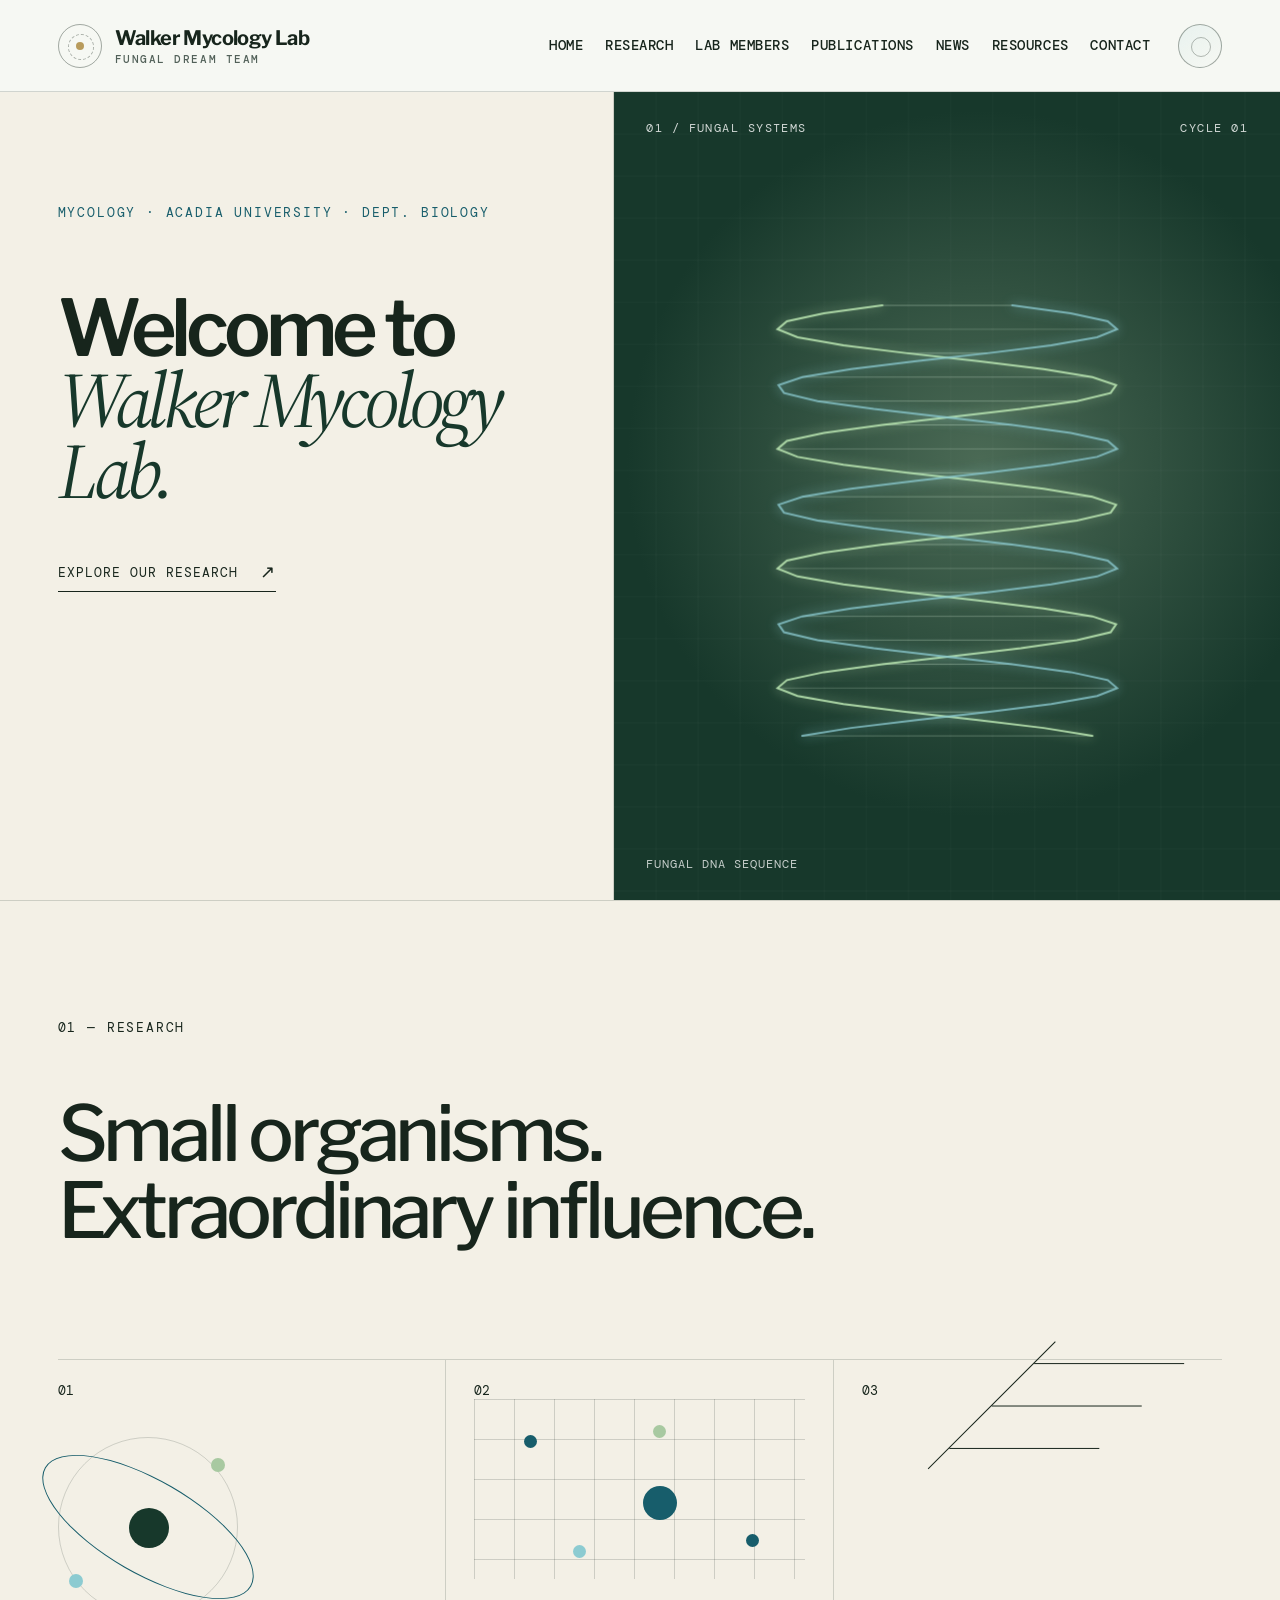
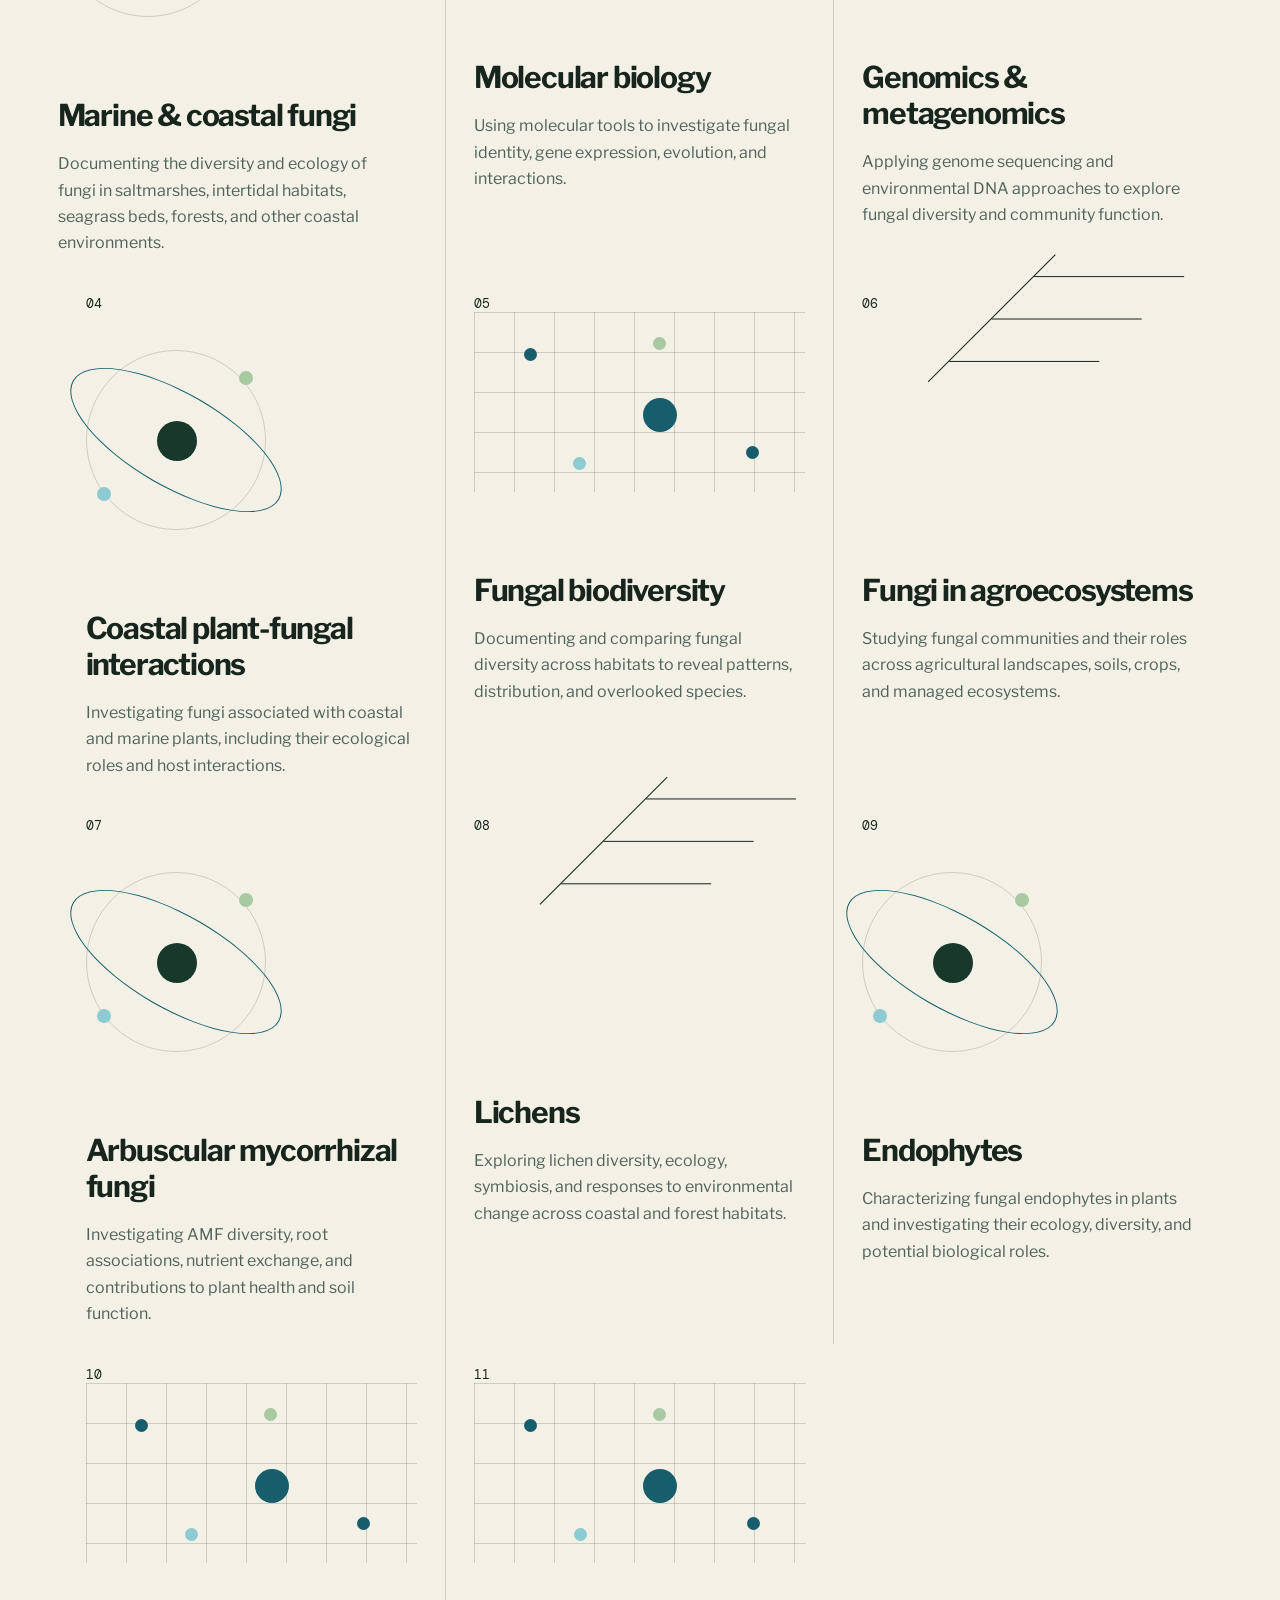
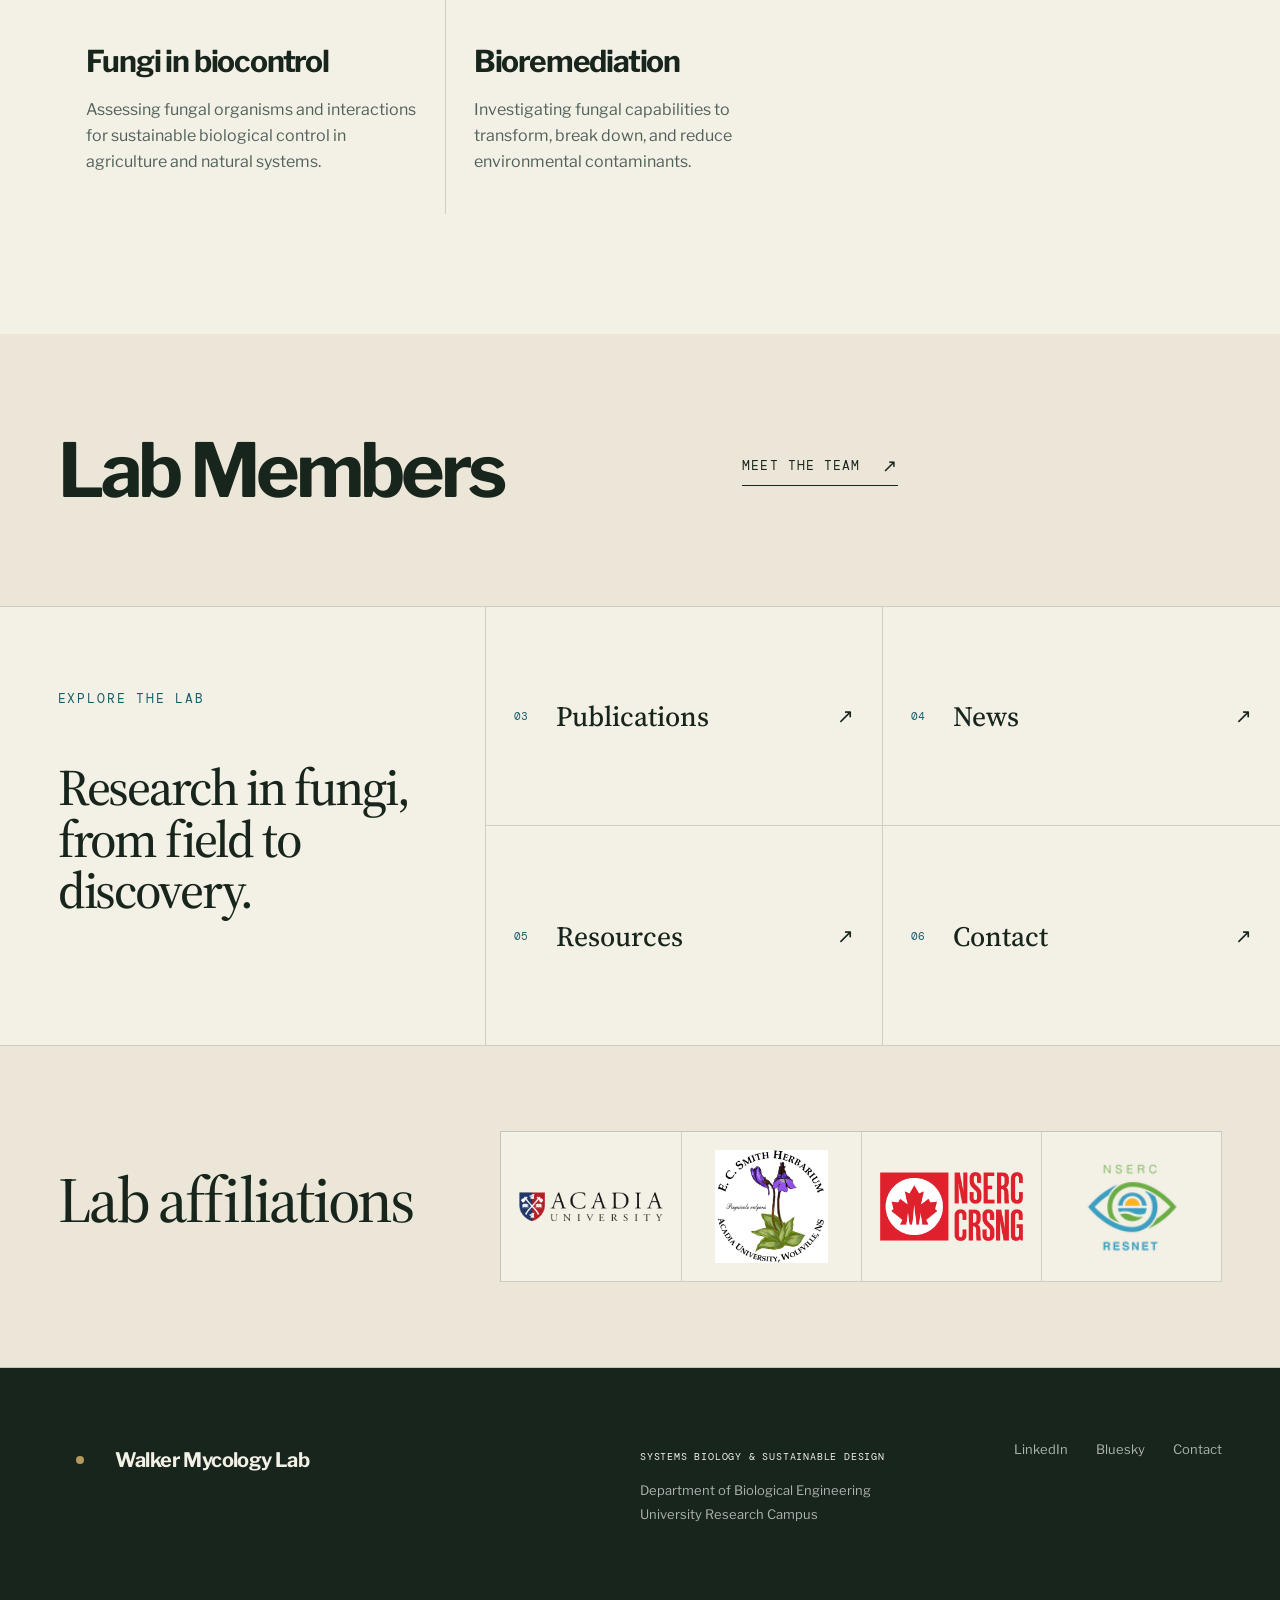
<file: index.html>
<!doctype html>
<html lang="en">
<head>
  <meta charset="utf-8">
  <meta name="viewport" content="width=device-width, initial-scale=1">
  <meta name="theme-color" content="#071b14">
  <meta name="description" content="Walker Mycology Lab studies fungi to understand and advance human and environmental health.">
  <title>Walker Mycology Lab</title>
  <link rel="preconnect" href="https://fonts.googleapis.com">
  <link rel="preconnect" href="https://fonts.gstatic.com" crossorigin>
  <link href="https://fonts.googleapis.com/css2?family=DM+Mono:wght@400;500&family=Libre+Franklin:wght@400;500;600;700&family=Source+Serif+4:opsz,wght@8..60,400;8..60,500;8..60,600&display=swap" rel="stylesheet">
  <link rel="stylesheet" href="styles.css">
</head>
<body>
  <header class="site-header" id="top">
    <a class="brand" href="#top" aria-label="Walker Mycology Lab home">
      <span class="logo-placeholder lab-logo" aria-label="Walker Mycology Lab logo placeholder"></span>
      <span class="brand-copy"><strong>Walker Mycology Lab</strong><small>Fungal Dream Team</small></span>
    </a>
    <nav class="main-nav" aria-label="Main navigation">
      <a href="#home">Home</a>
      <a href="#research">Research</a>
      <a href="#people">Lab Members</a>
      <a href="#publications">Publications</a>
      <a href="#news">News</a>
      <a href="#resources">Resources</a>
      <a href="#contact">Contact</a>
    </nav>
    <div class="logo-placeholder university-logo" aria-label="University logo placeholder"></div>
    <button class="menu-button" type="button" aria-label="Open menu" aria-expanded="false">
      <span></span><span></span>
    </button>
  </header>

  <main>
    <section class="hero" aria-labelledby="hero-title">
      <div class="hero-copy">
        <p class="eyebrow reveal">Mycology · Acadia University · Dept. Biology</p>
        <h1 id="hero-title" class="reveal">Welcome to<br><em>Walker Mycology Lab.</em></h1>
        <a class="text-link reveal" href="#research">Explore our research <span>↗</span></a>
      </div>
      <div class="system-panel reveal" aria-label="Interactive fungal DNA visualization">
        <div class="panel-label"><span>01 / Fungal systems</span><span id="cycle-count">Cycle 01</span></div>
        <canvas id="cellCanvas"></canvas>
        <div class="interaction-hint">Fungal DNA sequence</div>
      </div>
    </section>

    <section class="section-view" id="section-view" aria-live="polite" hidden>
      <button class="section-close" type="button" aria-label="Return to home">← <span>Home</span></button>
      <div id="section-view-content"></div>
    </section>

    <section class="manifesto" id="research">
      <p class="section-index">01 — Research</p>
      <h2>Small organisms.<br>Extraordinary influence.</h2>
      <div class="approach-grid">
        <article>
          <span>01</span>
          <div class="line-art orbit" aria-hidden="true"><i></i><i></i><i></i></div>
          <h3>Marine & coastal fungi</h3>
          <p>Documenting the diversity and ecology of fungi in saltmarshes, intertidal habitats, seagrass beds, forests, and other coastal environments.</p>
        </article>
        <article>
          <span>02</span>
          <div class="line-art network" aria-hidden="true"><i></i><i></i><i></i><i></i><i></i></div>
          <h3>Molecular biology</h3>
          <p>Using molecular tools to investigate fungal identity, gene expression, evolution, and interactions.</p>
        </article>
        <article>
          <span>03</span>
          <div class="line-art branches" aria-hidden="true"><i></i><i></i><i></i></div>
          <h3>Genomics & metagenomics</h3>
          <p>Applying genome sequencing and environmental DNA approaches to explore fungal diversity and community function.</p>
        </article>
        <article>
          <span>04</span>
          <div class="line-art orbit" aria-hidden="true"><i></i><i></i><i></i></div>
          <h3>Coastal plant-fungal interactions</h3>
          <p>Investigating fungi associated with coastal and marine plants, including their ecological roles and host interactions.</p>
        </article>
        <article>
          <span>05</span>
          <div class="line-art network" aria-hidden="true"><i></i><i></i><i></i><i></i><i></i></div>
          <h3>Fungal biodiversity</h3>
          <p>Documenting and comparing fungal diversity across habitats to reveal patterns, distribution, and overlooked species.</p>
        </article>
        <article>
          <span>06</span>
          <div class="line-art branches" aria-hidden="true"><i></i><i></i><i></i></div>
          <h3>Fungi in agroecosystems</h3>
          <p>Studying fungal communities and their roles across agricultural landscapes, soils, crops, and managed ecosystems.</p>
        </article>
        <article>
          <span>07</span>
          <div class="line-art orbit" aria-hidden="true"><i></i><i></i><i></i></div>
          <h3>Arbuscular mycorrhizal fungi</h3>
          <p>Investigating AMF diversity, root associations, nutrient exchange, and contributions to plant health and soil function.</p>
        </article>
        <article>
          <span>08</span>
          <div class="line-art branches" aria-hidden="true"><i></i><i></i><i></i></div>
          <h3>Lichens</h3>
          <p>Exploring lichen diversity, ecology, symbiosis, and responses to environmental change across coastal and forest habitats.</p>
        </article>
        <article>
          <span>09</span>
          <div class="line-art orbit" aria-hidden="true"><i></i><i></i><i></i></div>
          <h3>Endophytes</h3>
          <p>Characterizing fungal endophytes in plants and investigating their ecology, diversity, and potential biological roles.</p>
        </article>
        <article>
          <span>10</span>
          <div class="line-art network" aria-hidden="true"><i></i><i></i><i></i><i></i><i></i></div>
          <h3>Fungi in biocontrol</h3>
          <p>Assessing fungal organisms and interactions for sustainable biological control in agriculture and natural systems.</p>
        </article>
        <article>
          <span>11</span>
          <div class="line-art network" aria-hidden="true"><i></i><i></i><i></i><i></i><i></i></div>
          <h3>Bioremediation</h3>
          <p>Investigating fungal capabilities to transform, break down, and reduce environmental contaminants.</p>
        </article>
      </div>
    </section>

    <section class="people-section" id="people">
      <div>
        <h2>Lab Members</h2>
      </div>
      <div class="people-content">
        <a class="text-link" href="#people">Meet the team <span>↗</span></a>
      </div>
    </section>

    <section class="home-directory" aria-labelledby="directory-title">
      <div class="directory-heading">
        <p class="section-index">Explore the lab</p>
        <h2 id="directory-title">Research in fungi,<br>from field to discovery.</h2>
      </div>
      <nav class="directory-links" aria-label="Lab sections">
        <a href="#publications"><span>03</span><strong>Publications</strong><em>↗</em></a>
        <a href="#news"><span>04</span><strong>News</strong><em>↗</em></a>
        <a href="#resources"><span>05</span><strong>Resources</strong><em>↗</em></a>
        <a href="#contact"><span>06</span><strong>Contact</strong><em>↗</em></a>
      </nav>
    </section>

    <section class="lab-affiliations" aria-labelledby="affiliations-title">
      <div>
        <h2 id="affiliations-title">Lab affiliations</h2>
      </div>
      <div class="affiliation-list">
        <label class="affiliation-slot has-image">
          <input type="file" accept="image/*" aria-label="Add affiliation image 1">
          <span class="affiliation-upload">Add affiliation image</span>
          <img src="uploads/acadia-university.png" alt="Acadia University">
        </label>
        <label class="affiliation-slot has-image">
          <input type="file" accept="image/*" aria-label="Add affiliation image 2">
          <span class="affiliation-upload">Add affiliation image</span>
          <img src="uploads/ec-smith-herbarium.webp" alt="E. C. Smith Herbarium">
        </label>
        <label class="affiliation-slot has-image">
          <input type="file" accept="image/*" aria-label="Add affiliation image 3">
          <span class="affiliation-upload">Add affiliation image</span>
          <img src="uploads/nserc.png" alt="NSERC">
        </label>
        <label class="affiliation-slot has-image">
          <input type="file" accept="image/*" aria-label="Add affiliation image 4">
          <span class="affiliation-upload">Add affiliation image</span>
          <img src="uploads/resnet.webp" alt="ResNet">
        </label>
      </div>
    </section>
  </main>

  <footer>
    <a class="brand footer-brand" href="#top"><span class="logo-placeholder lab-logo" aria-hidden="true"></span><span>Walker Mycology Lab</span></a>
    <div>
      <p>Systems Biology &amp; Sustainable Design</p>
      <p>Department of Biological Engineering<br>University Research Campus</p>
    </div>
    <div class="footer-links">
      <a href="#">LinkedIn</a>
      <a href="#">Bluesky</a>
      <a href="#">Contact</a>
    </div>
  </footer>
  <button class="site-editor-toggle" type="button" aria-controls="site-editor-toolbar" aria-expanded="false">Edit website text</button>
  <div class="site-editor-toolbar" id="site-editor-toolbar" hidden>
    <span>Editing mode</span>
    <button class="editor-save" type="button">Save changes</button>
    <span class="editor-save-status" role="status" aria-live="polite"></span>
    <button class="editor-reset" type="button">Reset text</button>
    <button class="editor-close" type="button">Done</button>
  </div>
  <script src="https://identity.netlify.com/v1/netlify-identity-widget.js"></script>
  <script>
    if (window.netlifyIdentity) {
      window.netlifyIdentity.init();
      window.netlifyIdentity.on("login", function () {
        window.location.href = "/admin/#/";
      });
      if (window.location.hash.indexOf("invite_token=") !== -1 ||
          window.location.hash.indexOf("recovery_token=") !== -1) {
        window.netlifyIdentity.on("init", function () {
          window.netlifyIdentity.open(window.location.hash.indexOf("invite_token=") !== -1 ? "signup" : "login");
        });
      }
    }
  </script>
  <script src="script.js?v=54"></script>
</body>
</html>
</file>
<file: styles.css>
:root {
  --ink: #17251c;
  --forest: #17382b;
  --green: #a8c9a1;
  --mint: #e6eadb;
  --ice: #eaf2f2;
  --blue: #8ccbd1;
  --blue-dark: #175d6b;
  --white: #f3f0e6;
  --paper: #ebe6d7;
  --brass: #b89b5c;
  --line: rgba(8, 26, 19, .16);
}

* { box-sizing: border-box; }
[hidden] { display: none !important; }
.site-editor-toggle,
.site-editor-toolbar { display: none !important; }
body.editing-enabled .site-editor-toggle { display: block !important; }
body.editing-enabled.editor-mode .site-editor-toolbar { display: flex !important; }
html { scroll-behavior: smooth; }
body { margin: 0; overflow-x: hidden; color: var(--ink); background: var(--white); font-family: "Libre Franklin", sans-serif; }
a { color: inherit; text-decoration: none; }

.site-header {
  height: 92px; display: flex; align-items: center; justify-content: space-between;
  padding: 0 4.5vw; border-bottom: 1px solid var(--line); background: rgba(247,249,245,.94);
  position: relative; z-index: 20;
}
.brand { display: flex; align-items: center; gap: 13px; font-size: 20px; font-weight: 700; letter-spacing: -.03em; }
.brand-copy { display: flex; flex-direction: column; gap: 2px; }
.brand-copy strong { font-size: inherit; font-weight: inherit; }
.brand-copy small { font-family: "DM Mono", monospace; font-size: 11px; font-weight: 500; letter-spacing: .14em; text-transform: uppercase; color: #526159; }
.lab-logo { border-color: rgba(23,93,107,.42); }
.lab-logo::before { background: var(--blue-dark); }
.lab-logo::after { border-color: rgba(23,93,107,.38); }
.university-logo { border-color: rgba(23,93,107,.42); background: linear-gradient(145deg, rgba(140,203,209,.12), transparent); }
.logo-placeholder { width: 44px; height: 44px; border-radius: 50%; border: 1px solid rgba(23,37,28,.38); flex: 0 0 auto; position: relative; }
.logo-placeholder::before, .logo-placeholder::after { content: ""; position: absolute; border-radius: 50%; }
.lab-logo::before { width: 8px; height: 8px; background: var(--brass); left: 17px; top: 17px; }
.lab-logo::after { width: 24px; height: 24px; border: 1px dashed rgba(23,37,28,.35); left: 9px; top: 9px; }
.university-logo::before { width: 18px; height: 18px; border: 1px solid rgba(23,37,28,.3); left: 12px; top: 12px; }
.brand-mark { width: 32px; height: 32px; position: relative; display: block; }
.brand-mark i { position: absolute; width: 7px; height: 7px; border-radius: 50%; background: var(--forest); }
.brand-mark i:nth-child(1) { left: 12px; top: 0; background: var(--green); }
.brand-mark i:nth-child(2) { right: 0; top: 13px; background: var(--blue-dark); }
.brand-mark i:nth-child(3) { left: 12px; bottom: 0; }
.brand-mark i:nth-child(4) { left: 0; top: 13px; background: var(--blue); }
.main-nav { display: flex; gap: clamp(18px, 1.7vw, 28px); margin-left: auto; margin-right: 28px; font-family: "DM Mono", monospace; font-size: 14px; font-weight: 500; white-space: nowrap; text-transform: uppercase; letter-spacing: .04em; }
.main-nav a { padding: 8px 0; border-bottom: 1px solid transparent; }
.main-nav a:hover { border-color: var(--ink); }
.menu-button { display: none; background: none; border: 0; width: 38px; height: 38px; }
.menu-button span { display: block; height: 1px; width: 24px; background: var(--ink); margin: 6px auto; }

.hero { min-height: calc(100vh - 92px); display: grid; grid-template-columns: 48% 52%; border-bottom: 1px solid var(--line); }
.section-view { min-height: calc(100vh - 92px); background: var(--white); padding: 38px 4.5vw 90px; }
.section-view[hidden] { display: none; }
.section-close { border: 0; border-bottom: 1px solid var(--ink); background: none; padding: 0 0 8px; color: var(--ink); font-family: "DM Mono", monospace; font-size: 11px; text-transform: uppercase; letter-spacing: .08em; cursor: pointer; }
.view-kicker { font-family: "DM Mono", monospace; font-size: 13px; text-transform: uppercase; letter-spacing: .12em; color: var(--blue-dark); }
.view-title { font-family: "Source Serif 4", Georgia, serif; font-size: clamp(62px, 8vw, 116px); font-weight: 500; line-height: .85; letter-spacing: -.045em; margin: 55px 0 70px; max-width: 1050px; }
.people-view .view-title { font-size: clamp(48px, 5vw, 72px); margin-bottom: 45px; }
.view-grid { display: grid; grid-template-columns: repeat(3, 1fr); border-top: 1px solid var(--line); }
.view-grid article { min-height: 280px; padding: 24px 30px 24px 0; border-right: 1px solid var(--line); }
.view-grid article:not(:first-child) { padding-left: 30px; }
.view-grid article:last-child { border-right: 0; }
.view-grid span, .view-row span { font-family: "DM Mono", monospace; font-size: 10px; text-transform: uppercase; letter-spacing: .08em; }
.view-grid h3 { font-size: 30px; letter-spacing: -.04em; margin: 95px 0 15px; }
.view-grid p, .view-row p { line-height: 1.65; color: #526159; }
.view-row { min-height: 130px; border-top: 1px solid var(--line); display: grid; grid-template-columns: 120px 1fr 80px; gap: 30px; align-items: start; padding: 24px 0; }
.view-row:last-child { border-bottom: 1px solid var(--line); }
.view-row h3 { margin: 0; font-size: 24px; }
.view-row strong { font-weight: 400; font-size: 18px; text-align: right; }
.members-directory { margin-top: 5px; }
.members-index { display: flex; align-items: center; gap: 7px; flex-wrap: wrap; }
.members-index button { min-height: 52px; border: 1px solid transparent; border-radius: 999px; background: transparent; color: var(--ink); padding: 12px 20px; display: flex; align-items: center; gap: 10px; text-align: left; font-family: "Libre Franklin", sans-serif; font-size: 18px; font-weight: 600; letter-spacing: -.01em; cursor: pointer; transition: background .2s, border-color .2s; }
.members-index button span { opacity: 0; width: 0; overflow: hidden; transition: opacity .2s, width .2s; }
.members-index button:hover span, .members-index button.active span { opacity: 1; width: 9px; }
.members-index button:hover { border-color: var(--line); }
.members-index button.active { background: var(--blue-dark); border-color: var(--blue-dark); color: var(--white); }
.members-roster { min-width: 0; margin-top: 55px; }
.members-roster-heading { min-height: 58px; display: flex; align-items: center; border-bottom: 1px solid var(--line); font-family: "Source Serif 4", Georgia, serif; font-size: 28px; font-weight: 500; }
.member-credential {
  width: fit-content;
  margin: -10px 0 16px;
  padding-bottom: 6px;
  border-bottom: 1px solid var(--blue);
  color: #111;
  font-family: "Libre Franklin", sans-serif;
  font-size: 11px;
  font-weight: 700;
  letter-spacing: .11em;
  text-transform: uppercase;
}
.former-staff-section { margin-top: 70px; }
.former-staff-section .members-roster-heading h2 { margin: 0; font-size: 28px; font-weight: 500; }
.former-staff-section .members-roster-grid { margin-top: 28px; }
.members-roster-grid { display: grid; grid-template-columns: repeat(3, 1fr); gap: 24px; }
.pi-roster-grid { grid-template-columns: 1fr; }
.member-card { border-top: 1px solid var(--line); padding-top: 18px; }
.management-card {
  grid-column: 1 / -1;
  display: grid;
  grid-template-columns: minmax(260px, .9fr) minmax(420px, 1.45fr);
  gap: 32px;
  border-top: 1px solid var(--line);
}
.management-profile-main { min-width: 0; }
.management-photo-slot {
  aspect-ratio: 4 / 3;
  margin-bottom: 18px;
}
.management-profile-copy h3 { margin-bottom: 10px; }
.management-profile-side {
  display: grid;
  grid-template-rows: minmax(220px, 1fr) auto;
  gap: 8px;
}
.management-media-slot {
  aspect-ratio: auto;
  min-height: 230px;
  margin-bottom: 0;
  border: 1px solid var(--line);
  background: linear-gradient(135deg, rgba(234,242,242,.92), rgba(230,234,219,.92));
}
.management-media-slot span {
  position: absolute;
  inset: auto 14px 14px;
  padding: 10px;
  background: rgba(243,240,230,.92);
  text-align: center;
  font-family: "DM Mono", monospace;
  font-size: 10px;
  text-transform: uppercase;
  letter-spacing: .08em;
}
.management-profile-bio {
  padding: 22px 24px;
  border-left: 3px solid var(--blue);
  background: rgba(255,255,255,.34);
  color: #526159;
  font-family: "Source Serif 4", Georgia, serif;
  font-size: 18px;
  line-height: 1.55;
}
.management-profile-caption {
  padding: 18px 20px;
  border-top: 1px solid var(--line);
  color: #526159;
  font-family: "Libre Franklin", sans-serif;
  font-size: 17px;
  line-height: 1.55;
}
.management-profile-caption strong {
  color: var(--blue-dark);
  font-weight: 700;
}
.member-read-more {
  display: inline-flex;
  align-items: center;
  gap: 10px;
  margin-top: 18px;
  padding: 0;
  border: 0;
  background: transparent;
  color: var(--ink);
  font-family: "DM Mono", monospace;
  font-size: 11px;
  text-transform: uppercase;
  letter-spacing: .08em;
  cursor: pointer;
}
.member-read-more span { transition: transform .2s ease; }
.member-card:hover .member-read-more span { transform: translate(3px, -3px); }
.member-profile-panel { position: fixed; inset: 0; z-index: 1000; }
.member-profile-backdrop { position: absolute; inset: 0; background: #fff; }
.member-profile-content {
  position: absolute;
  inset: 24px;
  overflow-y: auto;
  padding: 28px clamp(24px, 5vw, 72px) 72px;
  background: #fff;
  box-shadow: 0 30px 90px rgba(0, 0, 0, .28);
}
.member-profile-close {
  display: inline-flex;
  gap: 12px;
  align-items: center;
  margin-bottom: 42px;
  padding: 0;
  border: 0;
  background: transparent;
  font-family: "DM Mono", monospace;
  font-size: 11px;
  text-transform: uppercase;
  letter-spacing: .08em;
  cursor: pointer;
}
.member-profile-layout {
  display: grid;
  grid-template-columns: minmax(220px, 360px) minmax(320px, 720px);
  justify-content: center;
  gap: clamp(32px, 5vw, 72px);
  align-items: start;
}
.member-profile-photo {
  aspect-ratio: 1;
  border: 1px solid var(--line);
  background-color: var(--paper-dark);
  background-position: center;
  background-repeat: no-repeat;
  background-size: contain;
}
.member-profile-photo.has-photo { background-image: var(--member-photo); }
.member-profile-copy { padding-top: 20px; }
.member-profile-copy h2 { margin: 18px 0 12px; font-size: clamp(44px, 5vw, 72px); line-height: .92; letter-spacing: -.045em; }
.member-profile-role { color: var(--blue-dark); font-family: "DM Mono", monospace; font-size: 12px; text-transform: uppercase; letter-spacing: .06em; }
.member-profile-bio { max-width: 680px; margin-top: 30px; font-family: "Source Serif 4", Georgia, serif; font-size: clamp(18px, 1.5vw, 23px); line-height: 1.55; }
.profile-detail-section { margin-top: 38px; padding-top: 24px; border-top: 1px solid var(--line); }
.profile-detail-section h3 { margin: 0 0 18px; color: var(--blue-dark); font-family: "DM Mono", monospace; font-size: 11px; text-transform: uppercase; letter-spacing: .12em; }
.profile-role-list, .profile-timeline, .profile-experience-list { margin: 0; padding: 0; list-style: none; }
.profile-role-list li { display: grid; grid-template-columns: 150px 1fr; gap: 18px; padding: 10px 0; font-family: "Source Serif 4", Georgia, serif; border-bottom: 1px solid rgba(8, 26, 19, .08); }
.profile-role-list li span { font-family: "DM Mono", monospace; font-size: 10px; text-transform: uppercase; letter-spacing: .06em; }
.profile-role-list a, .profile-copy a { color: var(--blue-dark); text-decoration-thickness: 1px; text-underline-offset: 4px; }
.profile-timeline li { display: grid; grid-template-columns: minmax(220px, 1fr) minmax(180px, .8fr); gap: 18px; padding: 12px 0; border-bottom: 1px solid rgba(8, 26, 19, .08); }
.profile-timeline strong { font-family: "Source Serif 4", Georgia, serif; }
.profile-timeline span { color: var(--muted); font-size: 13px; }
.profile-experience-list li { position: relative; padding: 0 0 28px 22px; border-left: 1px solid var(--blue); }
.profile-experience-list li::before { content: ""; position: absolute; top: 4px; left: -4px; width: 7px; height: 7px; border-radius: 50%; background: var(--blue); }
.profile-experience-list strong { display: inline-block; font-family: "Source Serif 4", Georgia, serif; font-size: 18px; }
.profile-experience-list time { float: right; color: var(--muted); font-family: "DM Mono", monospace; font-size: 10px; text-transform: uppercase; }
.profile-experience-list p { margin: 7px 0 0; color: var(--muted); font-size: 14px; line-height: 1.55; }
body.profile-open { overflow: hidden; }
.pi-card {
  display: grid;
  grid-template-columns: minmax(340px, 430px) minmax(280px, 1fr) minmax(240px, 300px);
  grid-template-rows: auto auto 1fr;
  column-gap: 48px;
  border-top: 0;
  padding-top: 0;
}
.pi-card .pi-photo-slot {
  grid-row: 1 / 4;
  border-radius: 0;
  box-shadow: 22px 22px 0 rgba(184, 199, 190, .42);
}
.pi-introduction {
  grid-column: 2;
  grid-row: 1 / 4;
  display: flex;
  flex-direction: column;
}
.pi-card h3 { font-size: 38px; margin-top: 18px; max-width: 560px; }
.pi-card .member-role { font-size: 12px; }
.pi-bio {
  max-width: 520px;
  font-size: 18px;
  line-height: 1.65;
}
.pi-lab-logo {
  width: 190px;
  margin: 34px 0 0;
  align-self: center;
}
.pi-lab-logo img { width: 100%; height: auto; display: block; }
.pi-secondary-photo {
  grid-column: 3;
  grid-row: 1 / 4;
  width: calc(100% - 14px);
  margin: 70px 0 0;
  justify-self: end;
  align-self: start;
  padding-left: 14px;
  border-left: 1px solid var(--blue);
}
.pi-secondary-photo img {
  width: 100%;
  aspect-ratio: 4 / 5;
  object-fit: cover;
  object-position: center 30%;
  display: block;
  filter: saturate(.88) contrast(.96);
}
.pi-profile-details { grid-column: 1 / -1; margin-top: 58px; padding-top: 12px; }
.pi-profile-details .profile-detail-section:first-child { margin-top: 0; }
.pi-profile-details .profile-detail-section { border-top: 0; margin-top: 70px; padding-top: 0; }
.pi-profile-details .profile-detail-section h3 {
  display: flex;
  align-items: center;
  gap: 14px;
  margin-bottom: 24px;
  font-size: 12px;
}
.pi-profile-details .profile-detail-section h3::after { content: ""; height: 1px; flex: 1; background: var(--line); }
.pi-profile-details .profile-role-list {
  display: grid;
  grid-template-columns: repeat(2, minmax(0, 1fr));
  border-top: 1px solid var(--line);
  border-left: 1px solid var(--line);
}
.pi-profile-details .profile-role-list li {
  min-height: 115px;
  grid-template-columns: 1fr;
  align-content: start;
  gap: 12px;
  margin: 0;
  padding: 22px 24px;
  border-right: 1px solid var(--line);
  border-bottom: 1px solid var(--line);
  border-radius: 0;
  background: rgba(255, 255, 255, .28);
}
.pi-profile-details .profile-role-list li span { color: var(--blue-dark); }
.pi-profile-details .profile-role-list li a, .pi-profile-details .profile-role-list li { font-size: 16px; }
.pi-profile-details .profile-timeline {
  display: grid;
  grid-template-columns: repeat(3, minmax(0, 1fr));
  gap: 18px;
}
.pi-profile-details .profile-timeline li {
  min-height: 150px;
  grid-template-columns: 1fr;
  align-content: start;
  gap: 14px;
  padding: 24px;
  border: 1px solid var(--line);
  background: linear-gradient(145deg, rgba(255,255,255,.5), rgba(216,229,220,.45));
}
.pi-profile-details .profile-timeline strong { font-size: 18px; line-height: 1.25; }
.pi-profile-details .profile-experience-list {
  display: grid;
  grid-template-columns: repeat(3, minmax(0, 1fr));
  gap: 18px;
}
.pi-profile-details .profile-experience-list li {
  min-height: 290px;
  padding: 24px;
  border: 1px solid var(--line);
  border-left: 3px solid var(--blue);
  background: rgba(255,255,255,.32);
}
.pi-profile-details .profile-experience-list li::before { display: none; }
.pi-profile-details .profile-experience-list strong { font-size: 17px; line-height: 1.3; }
.pi-profile-details .profile-experience-list time { float: none; display: block; margin: 10px 0 16px; }
.pi-profile-details .profile-experience-list p { font-size: 13px; }
.pi-photo-slot { aspect-ratio: 4 / 5; }
.member-photo-slot {
  aspect-ratio: 4 / 3;
  margin-bottom: 20px;
  position: relative;
  display: block;
  overflow: hidden;
  background: linear-gradient(145deg, var(--paper), var(--blue));
  cursor: pointer;
}
.member-photo-slot.has-photo {
  background-image: var(--member-photo);
  background-position: center center;
  background-repeat: no-repeat;
  background-size: cover;
}
.member-photo-slot input { position: absolute; opacity: 0; pointer-events: none; }
.pi-photo-slot { aspect-ratio: 1; }
.pi-photo-slot span {
  position: absolute;
  right: 14px;
  bottom: 14px;
  left: 14px;
  padding: 10px;
  background: rgba(243,240,230,.92);
  text-align: center;
  font-family: "DM Mono", monospace;
  font-size: 10px;
  text-transform: uppercase;
  letter-spacing: .08em;
  cursor: pointer;
  opacity: 0;
  transition: opacity .2s;
}
.pi-photo-slot:hover span { opacity: 1; }
.pi-gallery { margin-top: 90px; }
.pi-gallery-heading {
  min-height: 120px;
  display: flex;
  align-items: end;
  justify-content: space-between;
  gap: 40px;
  border-top: 1px solid var(--line);
  border-bottom: 1px solid var(--line);
  padding: 24px 0;
}
.pi-gallery-heading h2 {
  margin: 12px 0 0;
  font-family: "Source Serif 4", Georgia, serif;
  font-size: 42px;
  font-weight: 500;
  letter-spacing: -.035em;
}
.pi-gallery-heading > p { max-width: 280px; margin: 0; color: #526159; line-height: 1.5; }
.pi-gallery-track {
  display: grid;
  grid-auto-flow: column;
  grid-auto-columns: minmax(280px, 31vw);
  gap: 18px;
  overflow-x: auto;
  padding: 28px 0 18px;
  scroll-snap-type: x mandatory;
}
.pi-gallery-slot {
  aspect-ratio: 4 / 3;
  display: flex;
  align-items: end;
  position: relative;
  overflow: hidden;
  border: 1px solid var(--line);
  background: linear-gradient(145deg, var(--paper), var(--blue));
  scroll-snap-align: start;
  cursor: pointer;
}
.pi-gallery-slot.has-photo { background-image: var(--gallery-photo); background-size: cover; background-position: center; }
.pi-gallery-slot input { position: absolute; opacity: 0; pointer-events: none; }
.pi-gallery-slot > span {
  display: flex;
  width: 100%;
  align-items: center;
  justify-content: space-between;
  padding: 14px;
  background: rgba(243,240,230,.92);
  font-family: "DM Mono", monospace;
  font-size: 11px;
}
.pi-gallery-slot small { font-size: 10px; text-transform: uppercase; letter-spacing: .08em; }
.pi-gallery-slot.has-photo > span { background: linear-gradient(transparent, rgba(23,37,28,.62)); color: var(--white); }
.member-card h3 {
  margin: 0 0 8px;
  font-family: "Source Serif 4", Georgia, serif;
  font-size: 28px;
  font-weight: 500;
  line-height: 1.05;
  letter-spacing: -.025em;
}
.member-card p { margin: 0; color: #526159; line-height: 1.5; font-size: 16px; }
.member-card .member-role {
  margin-bottom: 10px;
  color: var(--blue-dark);
  font-family: "Libre Franklin", sans-serif;
  font-size: 12px;
  font-weight: 600;
  line-height: 1.55;
}
.members-empty { padding: 60px 0; border-top: 1px solid var(--line); font-family: "Source Serif 4", Georgia, serif; font-size: 34px; font-weight: 500; }
.hero-copy { padding: 11vh 6vw 8vh 4.5vw; border-right: 1px solid var(--line); }
.home-directory {
  min-height: 440px;
  display: grid;
  grid-template-columns: 38% 62%;
  background: var(--white);
  color: var(--ink);
  border-top: 1px solid var(--line);
  border-bottom: 1px solid var(--line);
}
.directory-heading {
  padding: 70px 4.5vw;
  border-right: 1px solid var(--line);
}
.directory-heading .section-index { color: var(--blue-dark); }
.directory-heading h2 {
  margin: 55px 0 0;
  font-family: "Source Serif 4", Georgia, serif;
  font-size: clamp(38px, 4vw, 58px);
  font-weight: 500;
  line-height: 1;
  letter-spacing: -.04em;
}
.directory-links { display: grid; grid-template-columns: repeat(2, 1fr); }
.directory-links a {
  min-height: 145px;
  padding: 24px 28px;
  border-right: 1px solid var(--line);
  border-bottom: 1px solid var(--line);
  display: grid;
  grid-template-columns: 42px 1fr auto;
  align-items: center;
  transition: background .2s, color .2s;
}
.directory-links a:nth-child(2n) { border-right: 0; }
.directory-links a:nth-last-child(-n+2) { border-bottom: 0; }
.directory-links a:hover { background: var(--blue); color: var(--ink); }
.directory-links span { font-family: "DM Mono", monospace; font-size: 11px; color: var(--blue-dark); }
.directory-links a:hover span { color: var(--ink); }
.directory-links strong { font-family: "Source Serif 4", Georgia, serif; font-size: 28px; font-weight: 500; }
.directory-links em { font-family: "DM Mono", monospace; font-size: 20px; font-style: normal; }

.lab-affiliations {
  padding: 85px 4.5vw;
  display: grid;
  grid-template-columns: 38% 62%;
  gap: 0;
  background: var(--paper);
  border-bottom: 1px solid var(--line);
}
.lab-affiliations h2 {
  margin: 38px 0 0;
  font-family: "Source Serif 4", Georgia, serif;
  font-size: clamp(42px, 5vw, 68px);
  line-height: .98;
  letter-spacing: -.045em;
  font-weight: 500;
}
.affiliation-list {
  border-top: 1px solid var(--line);
  border-left: 1px solid var(--line);
  display: grid;
  grid-template-columns: repeat(4, minmax(0, 1fr));
}
.affiliation-slot {
  min-height: 150px;
  display: flex;
  align-items: center;
  justify-content: center;
  position: relative;
  overflow: hidden;
  border-right: 1px solid var(--line);
  border-bottom: 1px solid var(--line);
  cursor: pointer;
  background: rgba(243,240,230,.3);
}
.affiliation-slot:hover,
.affiliation-slot.dragging {
  background: var(--ice);
}
.affiliation-slot input {
  position: absolute;
  opacity: 0;
  pointer-events: none;
}
.affiliation-upload {
  padding: 0 18px;
  text-align: center;
  font-family: "DM Mono", monospace;
  font-size: 10px;
  line-height: 1.5;
  text-transform: uppercase;
  letter-spacing: .08em;
  color: #526159;
}
.affiliation-slot img {
  position: absolute;
  inset: 18px;
  width: calc(100% - 36px);
  height: calc(100% - 36px);
  object-fit: contain;
}
.affiliation-slot.has-image {
  background: var(--white);
}
.affiliation-slot.has-image .affiliation-upload {
  display: none;
}
.eyebrow, .section-index { font-family: "DM Mono", monospace; text-transform: uppercase; letter-spacing: .14em; font-size: 13px; }
.hero-copy .eyebrow { color: var(--blue-dark); margin-bottom: 8vh; }
.hero-copy > .text-link { margin-top: 6vh; }
h1 { margin: 0; font-size: clamp(52px, 6.1vw, 92px); line-height: .91; letter-spacing: -.065em; max-width: 780px; font-weight: 600; }
h1 em { font-family: "Source Serif 4", Georgia, serif; font-weight: 400; color: var(--forest); }
.hero-intro { max-width: 610px; margin: 6vh 0 4vh; font-size: clamp(17px, 1.45vw, 22px); line-height: 1.55; color: #35443d; }
.text-link { display: inline-flex; align-items: center; gap: 22px; border-bottom: 1px solid var(--ink); padding-bottom: 7px; font-family: "DM Mono", monospace; font-size: 13px; text-transform: uppercase; letter-spacing: .08em; }
.text-link span { font-size: 18px; transition: transform .2s; }
.text-link:hover span { transform: translate(3px,-3px); }

.system-panel { background: radial-gradient(circle at 55% 46%, #4b6a55, var(--forest) 62%); position: relative; overflow: hidden; min-height: 620px; }
#cellCanvas { width: 100%; height: 100%; display: block; pointer-events: none; }
.panel-label { position: absolute; z-index: 2; top: 28px; left: 32px; right: 32px; display: flex; justify-content: space-between; color: rgba(255,255,255,.8); font-family: "DM Mono", monospace; font-size: 12px; text-transform: uppercase; letter-spacing: .12em; pointer-events: none; }
.interaction-hint { position: absolute; bottom: 28px; left: 32px; color: rgba(255,255,255,.75); font-family: "DM Mono", monospace; font-size: 12px; text-transform: uppercase; letter-spacing: .08em; pointer-events: none; }

.manifesto { padding: 105px 4.5vw 120px; overflow: hidden; }
.manifesto > h2 { font-size: clamp(44px, 6vw, 88px); line-height: 1; letter-spacing: -.055em; max-width: 1050px; margin: 60px 0 30px; font-weight: 500; }
.manifesto-lede { max-width: 650px; margin-left: 50%; font-size: 20px; line-height: 1.55; color: #45564e; }
.approach-grid { display: grid; grid-template-columns: repeat(3, 1fr); margin-top: 110px; border-top: 1px solid var(--line); }
.approach-grid article { min-height: 470px; padding: 20px 28px 0 0; border-right: 1px solid var(--line); position: relative; }
.approach-grid article:not(:first-child) { padding-left: 28px; }
.approach-grid article:nth-child(3n) { border-right: 0; }
.approach-grid article:last-child { border-right: 0; }
.approach-grid article > span { font-family: "DM Mono", monospace; font-size: 13px; }
.approach-grid h3 { font-size: 30px; margin: 80px 0 18px; letter-spacing: -.04em; }
.approach-grid p { max-width: 340px; line-height: 1.65; color: #506159; }
.line-art { height: 180px; position: relative; }
.line-art.orbit { border: 1px solid var(--line); border-radius: 50%; width: 180px; margin-top: 38px; }
.line-art.orbit::after { content: ""; position: absolute; inset: 42px -30px; border: 1px solid var(--blue-dark); border-radius: 50%; transform: rotate(30deg); }
.line-art.orbit i { position: absolute; width: 14px; height: 14px; border-radius: 50%; background: var(--green); }
.line-art.orbit i:nth-child(1) { top: 20px; right: 12px; }
.line-art.orbit i:nth-child(2) { bottom: 28px; left: 10px; background: var(--blue); }
.line-art.orbit i:nth-child(3) { width: 40px; height: 40px; left: 70px; top: 70px; background: var(--forest); }
.line-art.network { background-image: linear-gradient(var(--line) 1px, transparent 1px), linear-gradient(90deg, var(--line) 1px, transparent 1px); background-size: 40px 40px; }
.line-art.network i { position: absolute; width: 13px; height: 13px; border-radius: 50%; background: var(--blue-dark); }
.line-art.network i:nth-child(1) { left: 15%; top: 20%; }.line-art.network i:nth-child(2) { left: 54%; top: 14%; background: var(--green); }.line-art.network i:nth-child(3) { right: 14%; bottom: 18%; }.line-art.network i:nth-child(4) { left: 30%; bottom: 12%; background: var(--blue); }.line-art.network i:nth-child(5) { left: 51%; top: 48%; width: 34px; height: 34px; }
.line-art.branches { border-left: 1px solid var(--ink); margin-left: 20px; transform: rotate(45deg); transform-origin: bottom; }
.line-art.branches i { position: absolute; width: 150px; height: 1px; background: var(--ink); transform-origin: left; transform: rotate(-45deg); top: 100px; left: 0; }
.line-art.branches i:nth-child(1) { top: 30px; }.line-art.branches i:nth-child(2) { top: 90px; }.line-art.branches i:nth-child(3) { top: 150px; }

.people-section { background: var(--paper); padding: 100px 4.5vw; display: grid; grid-template-columns: 1fr 1fr; align-items: center; }
.people-section h2 { font-size: clamp(48px, 5.8vw, 82px); letter-spacing: -.055em; line-height: .98; margin: 0; }
.people-content { padding-left: 8vw; }
.people-content p { max-width: 570px; font-size: 20px; line-height: 1.6; margin-bottom: 50px; }
.people-visual { grid-column: 1 / -1; height: 360px; margin-top: 90px; overflow: hidden; }
.portrait-grid { height: 100%; display: grid; grid-template-columns: repeat(6, 1fr); gap: 2px; background: var(--white); transform: rotate(-1deg) scale(1.03); }
.portrait-grid div { background: linear-gradient(145deg, var(--blue) 0 20%, var(--mint) 21% 55%, var(--forest) 56%); position: relative; }
.portrait-grid div:nth-child(2n) { background: linear-gradient(220deg, var(--forest), var(--blue-dark) 50%, var(--green)); }
.portrait-grid div::after { content: ""; position: absolute; width: 44%; aspect-ratio: 1; border-radius: 50% 50% 42% 42%; background: rgba(247,249,245,.72); left: 28%; top: 23%; }

.publications { padding: 110px 4.5vw; display: grid; grid-template-columns: 34% 66%; }
.publications h2 { font-size: 58px; letter-spacing: -.05em; margin-top: 55px; }
.publication-list article { min-height: 165px; border-top: 1px solid var(--line); display: grid; grid-template-columns: 120px 1fr 100px; gap: 20px; align-items: start; padding-top: 24px; }
.publication-list article:last-child { border-bottom: 1px solid var(--line); }
.pub-date { font-family: "DM Mono", monospace; font-size: 10px; }
.publication-list h3 { font-size: 24px; line-height: 1.25; max-width: 480px; margin: 0; }
.publication-list a { font-family: "DM Mono", monospace; font-size: 10px; text-transform: uppercase; text-align: right; }

.news-section { display: grid; grid-template-columns: 43% 52%; gap: 5%; padding: 110px 4.5vw; background: var(--forest); color: var(--white); }
.news-section > * { min-width: 0; }
.news-section h2, .resources-section h2 { font-size: clamp(48px, 6vw, 82px); line-height: .98; letter-spacing: -.055em; margin-top: 55px; }
.news-list { border-top: 1px solid rgba(243,240,230,.25); }
.news-list article { padding: 32px 0; border-bottom: 1px solid rgba(243,240,230,.25); }
.news-list span { font-family: "DM Mono", monospace; font-size: 10px; text-transform: uppercase; letter-spacing: .08em; color: var(--green); }
.news-list h3 { font-family: "Source Serif 4", Georgia, serif; font-size: 28px; font-weight: 500; line-height: 1.25; max-width: 620px; }
.resources-section { padding: 110px 4.5vw; background: var(--paper); }
.resource-links { margin-top: 70px; border-top: 1px solid var(--line); }
.resource-links a { height: 100px; border-bottom: 1px solid var(--line); display: flex; align-items: center; justify-content: space-between; font-size: 25px; }
.resource-links a strong { font-weight: 400; }

.join { background: var(--green); padding: 85px 4.5vw 0; min-height: 560px; }
.join h2 { font-size: clamp(50px, 7vw, 100px); line-height: .93; letter-spacing: -.06em; max-width: 1100px; margin: 65px 0 55px; }
.join-link { height: 110px; border-top: 1px solid rgba(8,26,19,.4); border-bottom: 1px solid rgba(8,26,19,.4); display: flex; align-items: center; justify-content: space-between; font-family: "DM Mono", monospace; text-transform: uppercase; letter-spacing: .08em; }
.join-link strong { font-size: 36px; font-weight: 400; }

footer { background: var(--ink); color: var(--white); min-height: 300px; padding: 70px 4.5vw; display: grid; grid-template-columns: 2fr 1fr 1fr; align-items: start; }
.footer-brand .brand-mark i:nth-child(odd) { background: var(--green); }.footer-brand .brand-mark i:nth-child(2) { background: var(--blue); }.footer-brand .brand-mark i:nth-child(3) { background: var(--white); }
footer div { font-size: 13px; line-height: 1.8; color: rgba(255,255,255,.65); }
footer div:first-of-type p:first-child { color: var(--white); text-transform: uppercase; font-family: "DM Mono"; font-size: 10px; letter-spacing: .08em; }
.footer-links { display: flex; gap: 28px; justify-content: flex-end; }

.reveal { opacity: 0; transform: translateY(18px); transition: opacity .8s ease, transform .8s ease; }
.reveal.visible { opacity: 1; transform: none; }

.site-editor-toggle {
  position: fixed;
  right: 24px;
  bottom: 24px;
  z-index: 100;
  border: 1px solid var(--ink);
  border-radius: 999px;
  background: var(--white);
  color: var(--ink);
  padding: 13px 18px;
  font-family: "DM Mono", monospace;
  font-size: 11px;
  text-transform: uppercase;
  letter-spacing: .08em;
  cursor: pointer;
  box-shadow: 0 8px 30px rgba(23,37,28,.15);
}
.site-editor-toolbar {
  position: fixed;
  right: 24px;
  bottom: 24px;
  z-index: 101;
  align-items: center;
  gap: 16px;
  padding: 14px;
  border: 1px solid var(--ink);
  background: var(--white);
  box-shadow: 0 8px 30px rgba(23,37,28,.15);
  font-family: "DM Mono", monospace;
  font-size: 11px;
  text-transform: uppercase;
  letter-spacing: .05em;
}
.site-editor-toolbar:not([hidden]) { display: flex; }
.editor-save-status { color: var(--blue-dark); font-family: "DM Mono", monospace; font-size: 11px; opacity: 0; transition: opacity .2s; }
.editor-save-status.visible { opacity: 1; }
.site-editor-toolbar button {
  border: 1px solid var(--line);
  background: transparent;
  padding: 9px 12px;
  font: inherit;
  cursor: pointer;
}
.site-editor-toolbar button:hover { background: var(--ice); }
body.editor-mode [data-editable] {
  outline: 1px dashed rgba(23,93,107,.55);
  outline-offset: 5px;
  cursor: text;
}
body.editor-mode [data-editable]:focus {
  outline: 2px solid var(--blue-dark);
  background: rgba(234,242,242,.7);
}

@media (max-width: 900px) {
  .main-nav { position: fixed; inset: 92px 0 auto; background: var(--white); display: none; flex-direction: column; padding: 35px 4.5vw; border-bottom: 1px solid var(--line); }
  .main-nav.open { display: flex; }
  .menu-button { display: block; }
  .hero { grid-template-columns: 1fr; }
  .hero-copy { border-right: 0; border-bottom: 1px solid var(--line); padding-top: 70px; }
  .hero-copy .eyebrow { margin-bottom: 45px; }
  .system-panel { min-height: 520px; }
  .manifesto-lede { margin-left: 0; }
  .approach-grid { grid-template-columns: 1fr; }
  .approach-grid article, .approach-grid article:not(:first-child) { border-right: 0; border-bottom: 1px solid var(--line); padding-left: 0; min-height: 420px; }
  .people-section { grid-template-columns: 1fr; }
  .people-content { padding: 35px 0 0; }
  .people-visual { margin-top: 60px; }
  .publications { grid-template-columns: 1fr; }
  .publication-list { margin-top: 50px; }
  .news-section { grid-template-columns: 1fr; }
  .home-directory, .lab-affiliations { grid-template-columns: 1fr; }
  .directory-heading { border-right: 0; border-bottom: 1px solid var(--line); }
  .lab-affiliations { gap: 55px; }
  .section-view { min-height: calc(100vh - 92px); }
  .view-grid { grid-template-columns: 1fr; }
  .view-grid article, .view-grid article:not(:first-child) { border-right: 0; border-bottom: 1px solid var(--line); padding-left: 0; min-height: 220px; }
  .view-grid h3 { margin-top: 60px; }
  .view-row { grid-template-columns: 85px 1fr; }
  .members-index { gap: 6px; }
  .members-roster-grid { grid-template-columns: 1fr; }
  .management-card { grid-template-columns: 1fr; }
  .pi-card { grid-template-columns: 1fr; }
  .pi-card .pi-photo-slot { grid-row: auto; }
  .pi-introduction { grid-column: 1; grid-row: auto; }
  .pi-secondary-photo { grid-column: 1; grid-row: auto; }
  .pi-profile-details .profile-role-list,
  .pi-profile-details .profile-timeline,
  .pi-profile-details .profile-experience-list { grid-template-columns: 1fr; }
  .member-profile-content { inset: 0; padding: 22px 20px 50px; }
  .member-profile-layout { grid-template-columns: 1fr; gap: 30px; }
  .member-profile-photo { max-width: 420px; }
  .member-profile-copy { padding-top: 0; }
  .member-profile-copy h2 { font-size: 54px; }
  .profile-role-list li, .profile-timeline li { grid-template-columns: 1fr; gap: 5px; }
  .profile-experience-list time { float: none; display: block; margin-top: 5px; }
  footer { grid-template-columns: 1fr 1fr; gap: 60px; }
  .footer-links { grid-column: 1 / -1; justify-content: flex-start; }
}

@media (max-width: 600px) {
  .site-header { height: 76px; }
  .brand { font-size: 17px; }
  .main-nav { inset: 76px 0 auto; }
  .hero { min-height: auto; }
  .hero-copy { padding: 55px 20px 60px; }
  h1 { font-size: 50px; }
  .hero-intro { font-size: 17px; }
  .system-panel { min-height: 440px; }
  .manifesto, .people-section, .publications, .join { padding-left: 20px; padding-right: 20px; }
  .manifesto { padding-top: 75px; }
  .manifesto > h2 { font-size: 46px; margin-top: 40px; }
  .approach-grid { margin-top: 70px; }
  .people-section h2 { font-size: 46px; }
  .people-visual { height: 220px; }
  .publications h2 { font-size: 48px; }
  .publication-list article { grid-template-columns: 80px 1fr; min-height: 180px; }
  .publication-list a { grid-column: 2; text-align: left; }
  .join { min-height: 500px; }
  .join h2 { font-size: 52px; }
  .home-directory { min-height: 0; }
  .directory-heading, .lab-affiliations { padding: 65px 20px; }
  .directory-links { grid-template-columns: 1fr; }
  .directory-links a { border-right: 0; }
  .directory-links a:nth-last-child(-n+2) { border-bottom: 1px solid var(--line); }
  .directory-links a:last-child { border-bottom: 0; }
  .affiliation-list article { grid-template-columns: 62px 1fr; padding: 18px 0; }
  .line-art.branches { width: 180px; margin-left: 0; transform: none; overflow: hidden; }
  footer { grid-template-columns: 1fr; padding: 55px 20px; }
  .site-editor-toggle { right: 12px; bottom: 12px; }
  .site-editor-toolbar {
    right: 12px;
    bottom: 12px;
    left: 12px;
    flex-wrap: wrap;
  }
}
</file>
